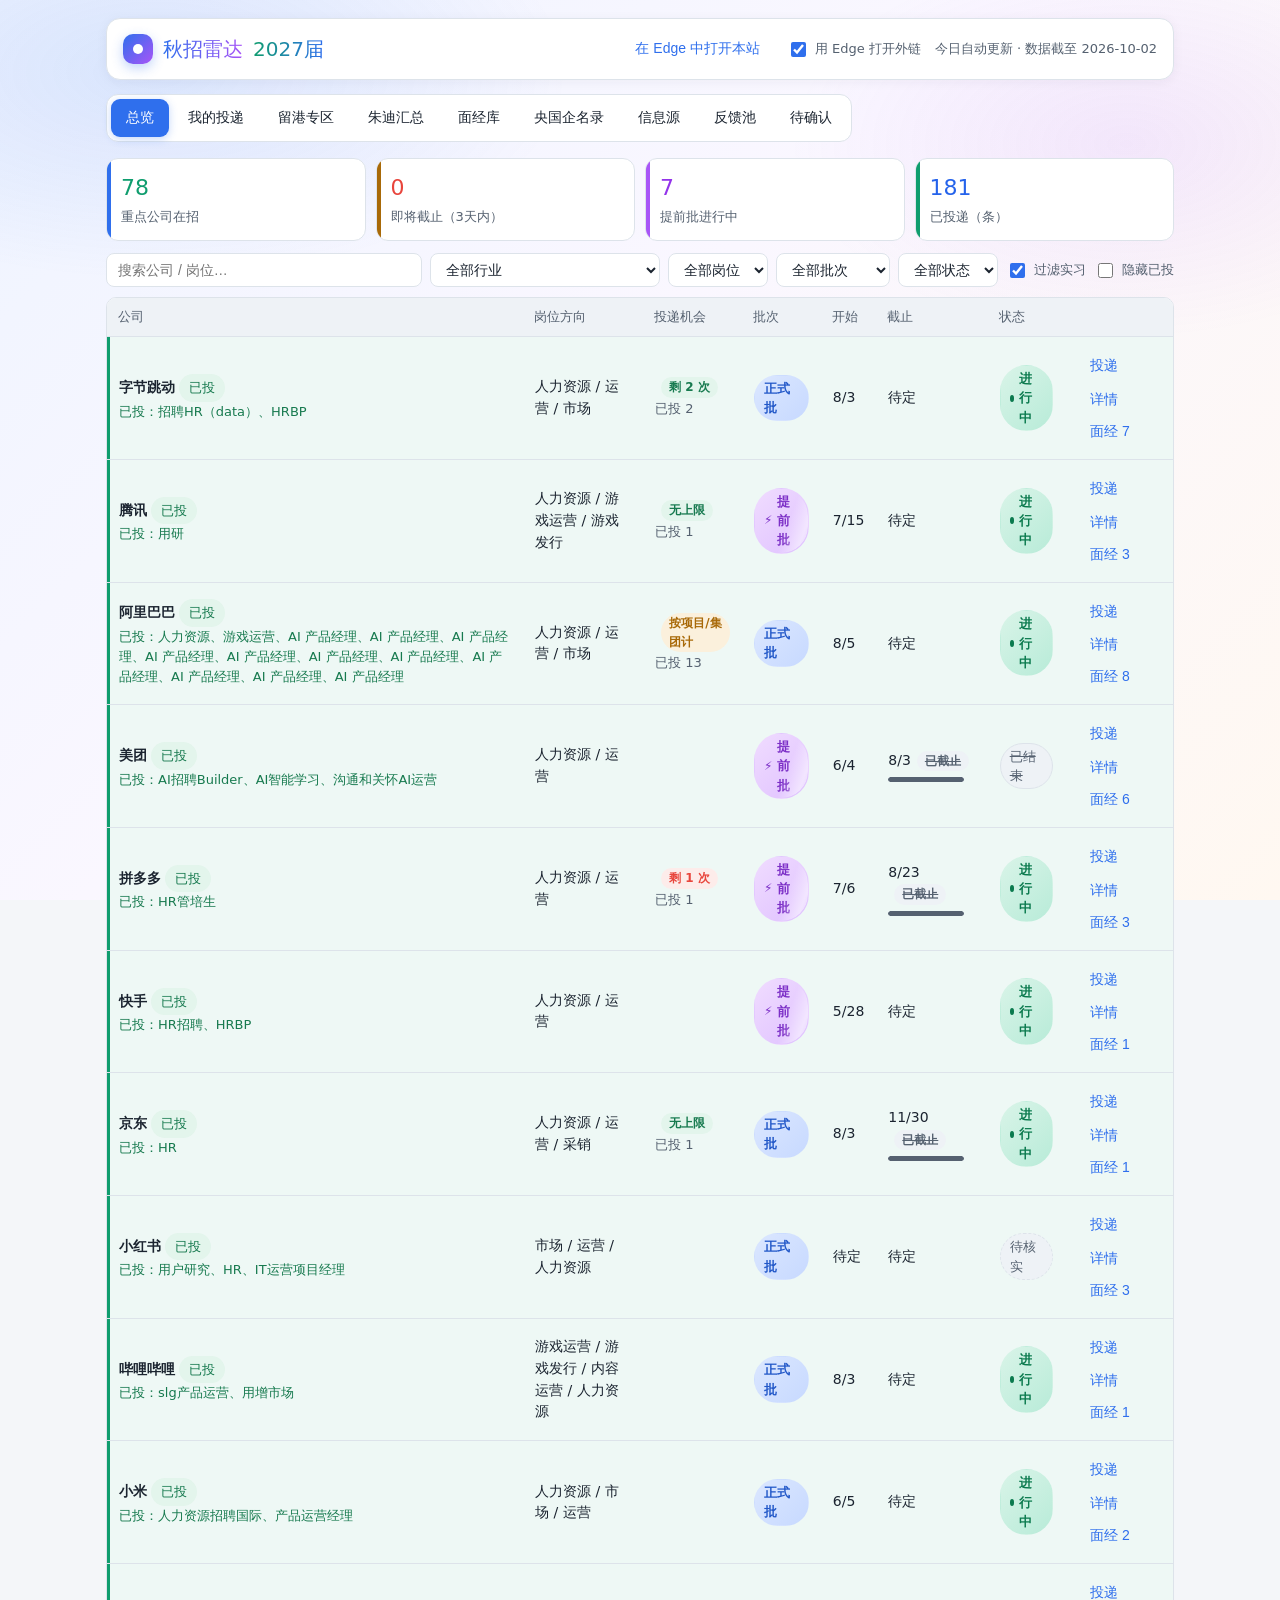
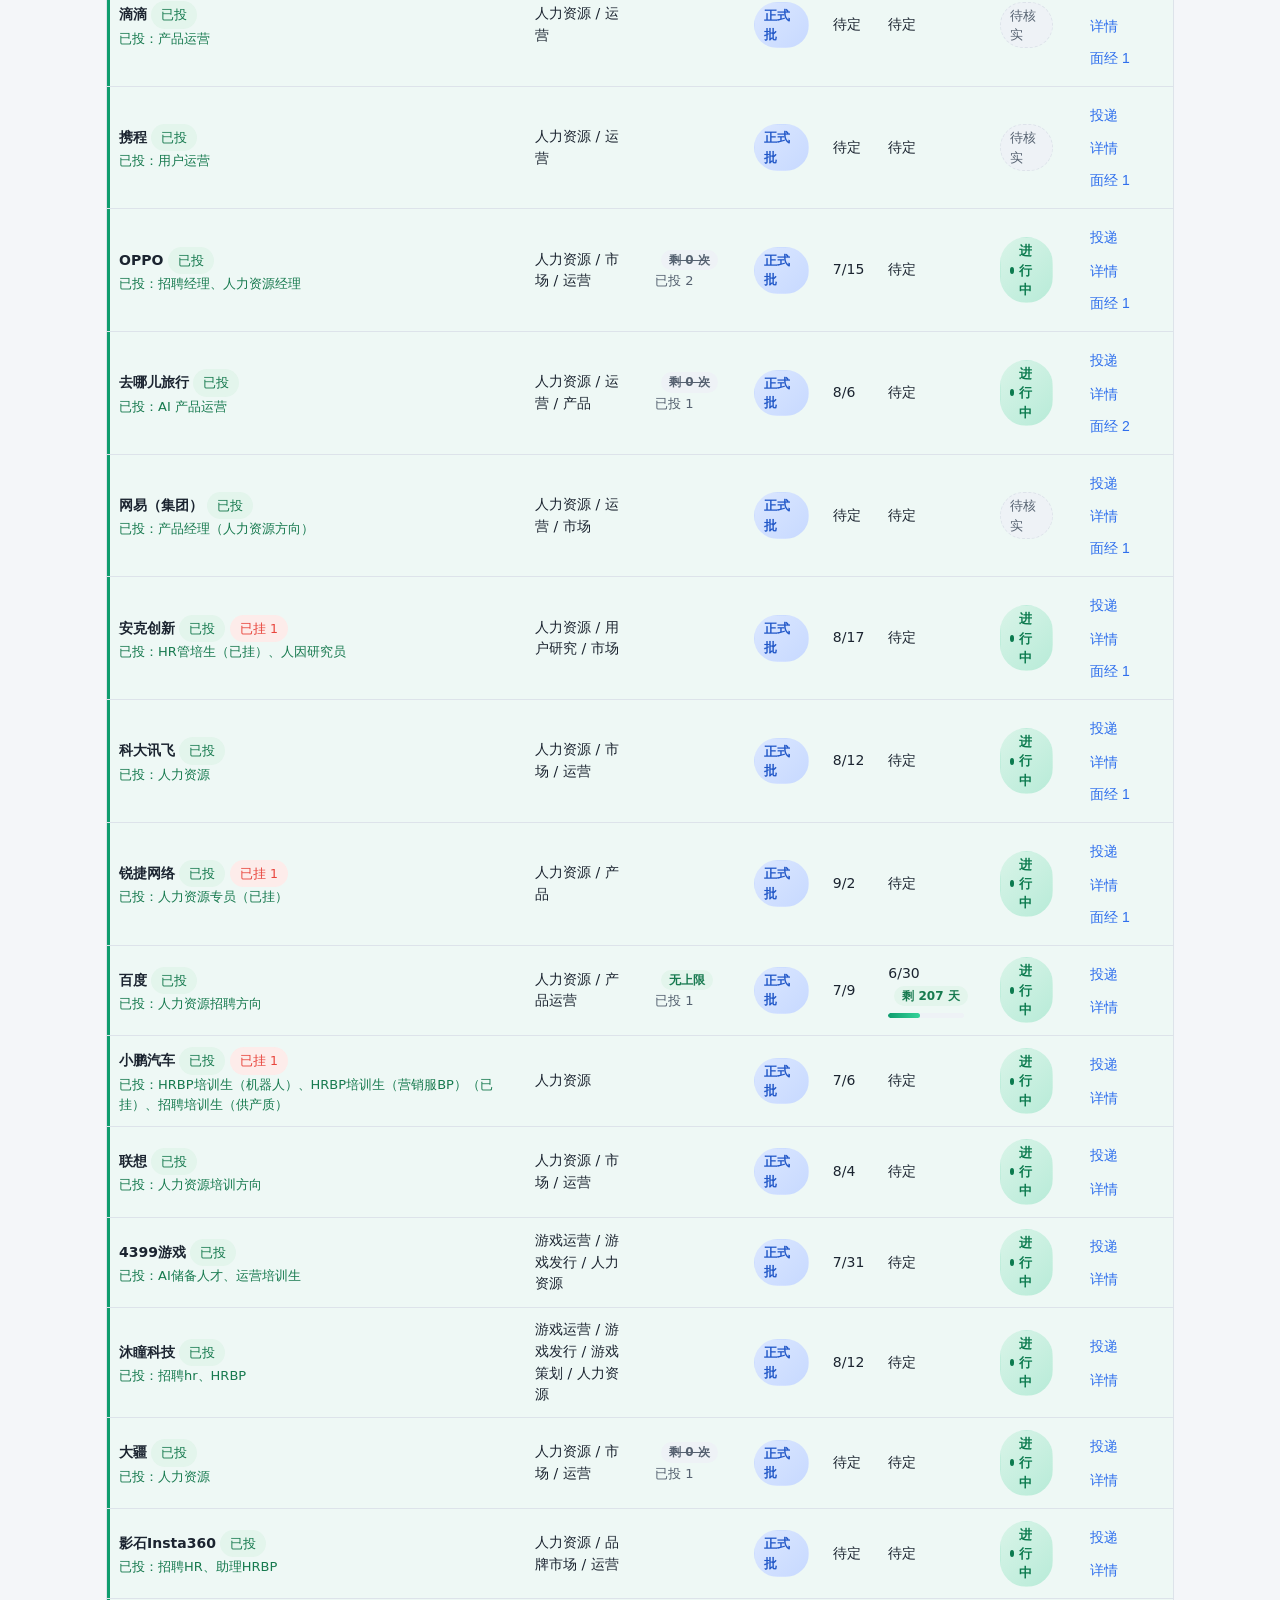
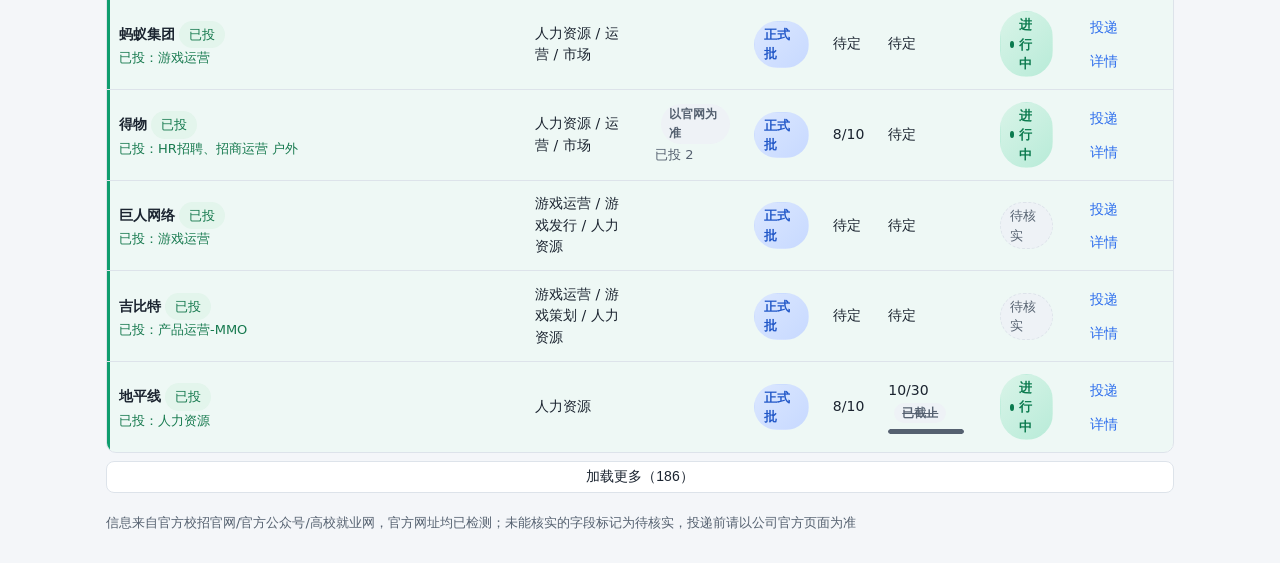
<file: index.html>
﻿<!doctype html>
<html lang="zh-CN">
<head>
  <meta charset="utf-8">
  <meta name="viewport" content="width=device-width, initial-scale=1">
  <title>秋招雷达 · 2027届</title>
  <link rel="stylesheet" href="css/style.css">
</head>
<body>
  <div class="wrap">
    <header class="top">
      <div class="brand">
        <span class="logo" aria-hidden="true"></span>
        <span class="brand-text">秋招雷达</span>
        <span class="brand-year">2027届</span>
      </div>
      <div class="head-right">
        <button class="btn btn-ghost" type="button" id="open-in-edge">在 Edge 中打开本站</button>
        <label class="check"><input type="checkbox" id="edge-open" checked> 用 Edge 打开外链</label>
        <div class="date muted text-small">今日自动更新 · 数据截至 <span id="data-date"></span></div>
      </div>
    </header>

    <nav class="tabs" aria-label="页面切换">
      <button class="tab" type="button" data-view-btn="overview" aria-selected="true">总览</button>
      <button class="tab" type="button" data-view-btn="applications" aria-selected="false">我的投递</button>
      <a class="tab" href="hk.html?v=1010" style="text-decoration:none">留港专区</a>
      <button class="tab" type="button" data-view-btn="zhudi" aria-selected="false">朱迪汇总</button>
      <button class="tab" type="button" data-view-btn="interviews" aria-selected="false">面经库</button>
      <button class="tab" type="button" data-view-btn="guoqi" aria-selected="false">央国企名录</button>
      <button class="tab" type="button" data-view-btn="sources" aria-selected="false">信息源</button>
      <button class="tab" type="button" data-view-btn="feedback" aria-selected="false">反馈池</button>
      <button class="tab" type="button" data-view-btn="review" aria-selected="false">待确认</button>
    </nav>

    <section class="view active" data-view="overview">
      <div id="overview-alert" class="alert-banner" hidden></div>
      <div class="stats">
        <div class="stat" role="button" tabindex="0" data-quick="active" aria-pressed="false"><b id="stat-active">0</b><span>重点公司在招</span></div>
        <div class="stat" role="button" tabindex="0" data-quick="expiring" aria-pressed="false"><b id="stat-expiring">0</b><span>即将截止（3天内）</span></div>
        <div class="stat" role="button" tabindex="0" data-quick="early" aria-pressed="false"><b id="stat-early">0</b><span>提前批进行中</span></div>
        <div class="stat" role="button" tabindex="0" data-quick="applied" aria-pressed="false"><b id="stat-applied">0</b><span>已投递（条）</span></div>
      </div>

      <div class="filters">
        <input class="input" id="search" type="search" placeholder="搜索公司 / 岗位…" aria-label="搜索公司或岗位">
        <select class="select" id="filter-industry" aria-label="按行业筛选"></select>
        <select class="select" id="filter-position" aria-label="按岗位方向筛选"></select>
        <select class="select" id="filter-batch" aria-label="按批次筛选">
          <option value="">全部批次</option>
          <option>提前批</option>
          <option>正式批</option>
          <option>补录</option>
        </select>
        <select class="select" id="filter-status" aria-label="按状态筛选"></select>
        <label class="check"><input type="checkbox" id="overview-no-intern" checked> 过滤实习</label>
        <label class="check"><input type="checkbox" id="overview-hide-applied"> 隐藏已投</label>
      </div>

      <div class="table-wrap">
        <table class="table">
          <caption class="sr-only">秋招重点公司列表</caption>
          <thead>
            <tr>
              <th>公司</th>
              <th>岗位方向</th>
              <th class="hide-sm">投递机会</th>
              <th>批次</th>
              <th class="hide-sm">开始</th>
              <th class="hide-sm">截止</th>
              <th>状态</th>
              <th></th>
            </tr>
          </thead>
          <tbody id="company-rows"></tbody>
        </table>
      </div>
      <div id="overview-more" class="overview-more"></div>

      <div id="detail" class="panel" hidden></div>
    </section>

    <section class="view" data-view="applications">
      <div class="text-small muted" style="margin-bottom:10px">数据来源：秋招简历投递.xlsx · 你在表格里更新后告诉我，我会同步到这里</div>
      <div class="app-toolbar">
        <div class="seg" role="group" aria-label="投递视图切换">
          <button class="seg-btn" type="button" data-app-view="kanban" aria-selected="true">看板</button>
          <button class="seg-btn" type="button" data-app-view="table" aria-selected="false">表格</button>
          <button class="seg-btn" type="button" data-app-view="timeline" aria-selected="false">时间线</button>
        </div>
        <div class="text-small muted" id="app-summary"></div>
        <button class="btn btn-ghost" type="button" id="reset-progress" title="清除浏览器里手动改过的阶段，恢复为 Excel 最新状态">重置为表格状态</button>
      </div>
      <div class="app-stage-bar" id="app-stage-bar" role="group" aria-label="投递阶段快捷筛选"></div>
      <div class="kanban" id="application-cols"></div>
      <div id="application-table" class="table-wrap" hidden>
        <table class="table">
          <caption class="sr-only">投递记录表格</caption>
          <thead>
            <tr>
              <th>公司</th>
              <th>岗位</th>
              <th>面经</th>
              <th class="hide-sm">官网进度</th>
              <th class="hide-sm">投递时间</th>
              <th>阶段</th>
              <th class="hide-sm">更新时间</th>
            </tr>
          </thead>
          <tbody id="application-table-rows"></tbody>
        </table>
      </div>
      <div id="application-timeline" class="timeline-wrap" hidden></div>
    </section>

    <section class="view" data-view="zhudi">
      <div class="text-small muted" style="margin-bottom:10px">朱迪学姐汇总表（第三方整理 · 线索层）· 数据截至 <span id="zhudi-date"></span> · 投递前请以官方公告为准</div>
      <div class="app-toolbar">
        <div class="seg" role="group" aria-label="朱迪表视图">
          <button class="seg-btn" type="button" data-zhudi-view="rows" aria-selected="true">岗位汇总</button>
          <button class="seg-btn" type="button" data-zhudi-view="codes" aria-selected="false">内推码</button>
        </div>
        <div class="text-small muted" id="zhudi-summary"></div>
      </div>
      <div class="filters">
        <input class="input" id="zhudi-search" type="search" placeholder="搜索公司 / 岗位 / 内推码公司…" aria-label="搜索朱迪汇总表">
        <select class="select" id="zhudi-industry" aria-label="按行业筛选"></select>
        <select class="select" id="zhudi-batch" aria-label="按批次筛选"></select>
        <label class="check"><input type="checkbox" id="zhudi-no-intern" checked> 过滤实习</label>
      </div>
      <div id="zhudi-list"></div>
      <div id="zhudi-codes" hidden></div>
    </section>

    <section class="view" data-view="interviews">
      <div class="text-small muted" style="margin-bottom:10px">面经与咨询：只存链接+摘要；小红书/知乎需登录时可在 App 内搜索标题 · 通用问题为初版，朱迪表导出后可替换</div>
      <div class="app-toolbar">
        <div class="seg" role="group" aria-label="面经视图">
          <button class="seg-btn" type="button" data-interview-view="items" aria-selected="true">企业面经</button>
          <button class="seg-btn" type="button" data-interview-view="general" aria-selected="false">通用问题</button>
          <button class="seg-btn" type="button" data-interview-view="ai" aria-selected="false">AI 建议</button>
        </div>
        <div class="text-small muted" id="interview-summary"></div>
      </div>
      <div class="filters">
        <input class="input" id="interview-search" type="search" placeholder="搜索公司 / 标题 / 平台…" aria-label="搜索面经库">
        <select class="select" id="interview-platform" aria-label="按平台筛选"></select>
        <select class="select" id="interview-category" aria-label="按类型筛选"></select>
      </div>
      <div id="interview-list"></div>
      <div id="interview-general" hidden></div>
    </section>

    <section class="view" data-view="guoqi">
      <div class="text-small muted" style="margin-bottom:10px">央国企&事业单位名录（朱迪表导出）· 点击进入官网/招聘页</div>
      <div class="filters">
        <input class="input" id="guoqi-search" type="search" placeholder="搜索单位名称…" aria-label="搜索央国企名录">
      </div>
      <div id="guoqi-list"></div>
    </section>

    <section class="view" data-view="sources">
      <div class="text-small muted" style="margin-bottom:10px">线索/经验层：帮你发现机会和准备面试，不代表官方数据；是否开秋招、截止时间一律以官方页面为准</div>
      <div id="sources-list"></div>
    </section>

    <section class="view" data-view="feedback">
      <div class="text-small muted" style="margin-bottom:10px">只存链接和摘要，不搬原文；小红书/知乎链接可能需要登录，打不开时可在 App 内搜索标题</div>
      <ul class="feedback-list" id="feedback-list"></ul>
    </section>

    <section class="view" data-view="review">
      <div id="review-list"></div>
    </section>

    <footer class="foot muted text-small">
      <span id="source-note"></span>
    </footer>
  </div>

  <div id="iv-modal" class="modal" hidden>
    <div class="modal-backdrop" data-iv-close></div>
    <div class="modal-card" role="dialog" aria-modal="true" aria-labelledby="iv-modal-title">
      <div class="modal-head">
        <b id="iv-modal-title"></b>
        <button class="btn btn-ghost" type="button" id="iv-modal-close">关闭</button>
      </div>
      <div id="iv-modal-list" class="modal-body"></div>
    </div>
  </div>

  <div id="toast" class="toast" role="status" hidden></div>

  <script src="data/companies.js"></script>
  <script src="data/apply_rules.js"></script>
  <script src="data/applications.js"></script>
  <script src="data/sources.js"></script>
  <script src="data/zhudi.js"></script>
  <script src="data/interviews.js"></script>
  <script src="data/guoqi.js"></script>
  <script src="data/ai_tips.js"></script>
  <script src="data/schedule.js"></script>
  <script src="js/app.js"></script>
</body>
</html>
</file>
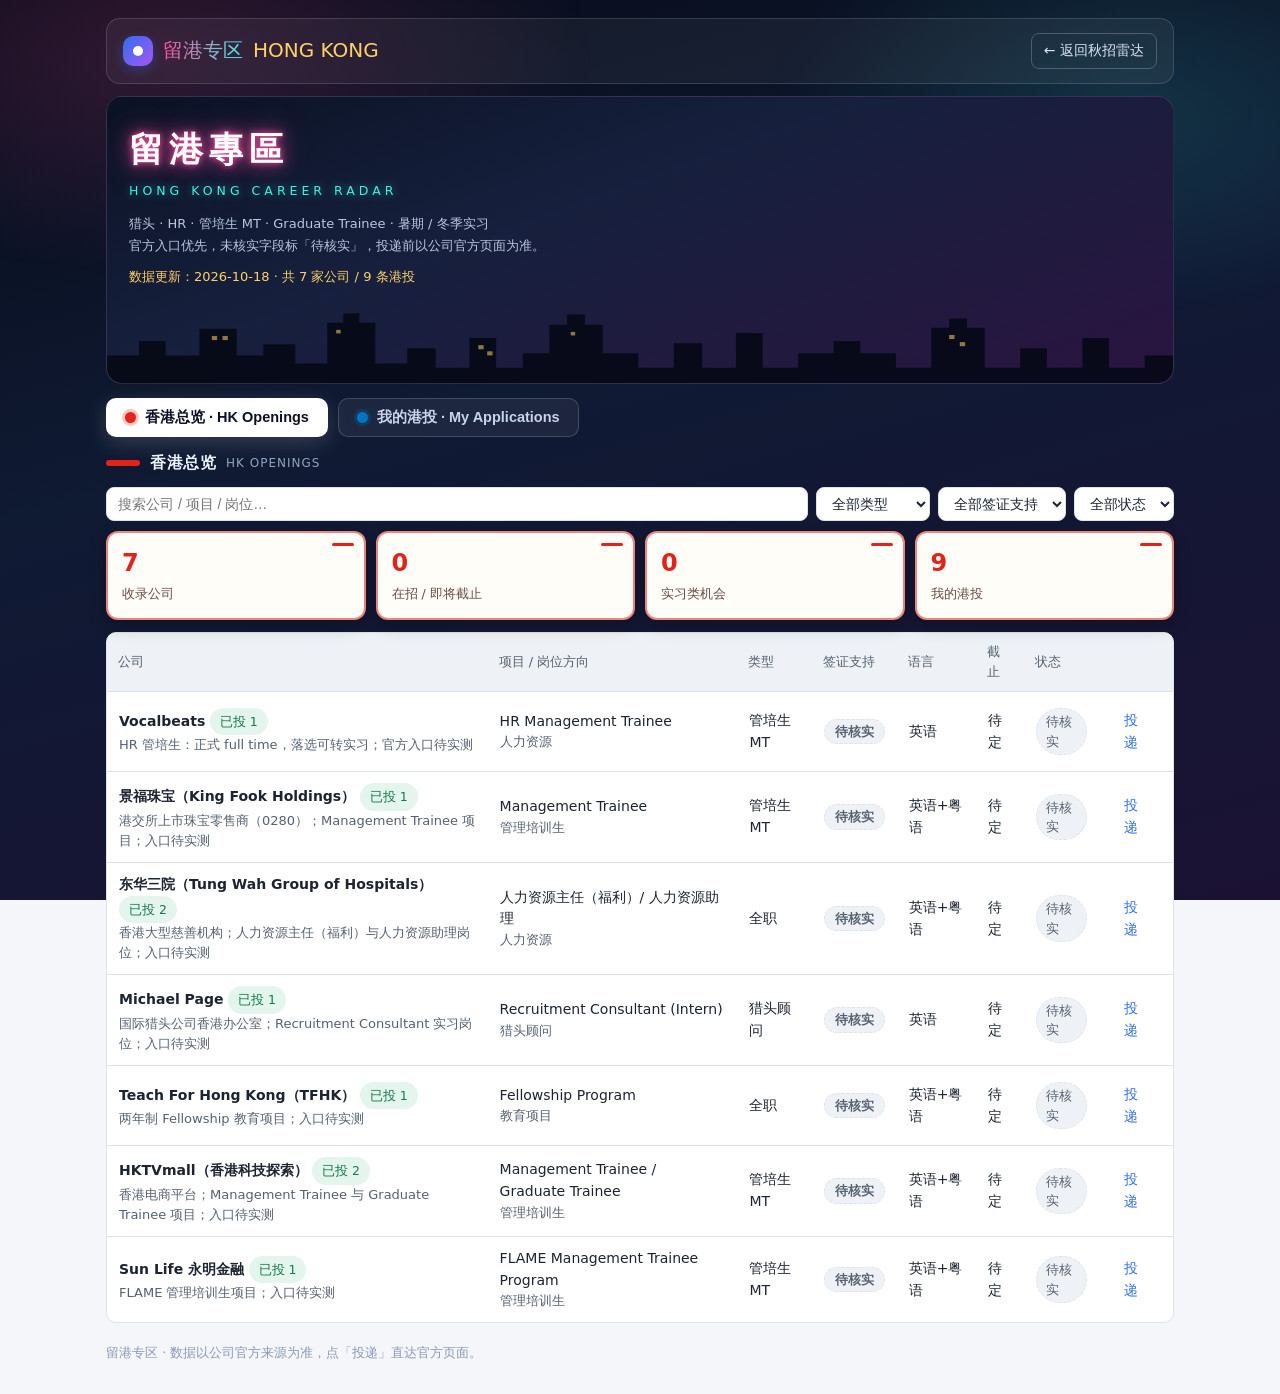
<file: hk.html>
<!doctype html>
<html lang="zh-CN">
<head>
<meta charset="utf-8">
<meta name="viewport" content="width=device-width, initial-scale=1">
<title>秋招雷达 · 留港专区</title>
<link rel="stylesheet" href="css/style.css">
<style>
  :root { --neon-pink:#ff4fa3; --neon-cyan:#3ff0e0; --neon-amber:#ffd166; --mtr-red:#e2231a; --mtr-blue:#0075c2; --mtr-green:#00a040; --mtr-purple:#a05eb5; --mtr-orange:#f7941d; }
  body::before { background: linear-gradient(165deg, #070b18 0%, #0f1a33 42%, #1b1233 100%); }
  body::after {
    background:
      radial-gradient(680px 340px at 12% 6%, rgba(255,79,163,0.16), transparent 65%),
      radial-gradient(560px 320px at 88% 12%, rgba(63,240,224,0.13), transparent 65%),
      radial-gradient(820px 420px at 50% 108%, rgba(255,209,102,0.10), transparent 70%);
  }
  .hk-top { background: rgba(255,255,255,0.05); border-color: rgba(255,255,255,0.14); box-shadow: none; }
  .hk-top .brand-text { background: linear-gradient(90deg, var(--neon-pink), var(--neon-cyan)); -webkit-background-clip: text; background-clip: text; color: transparent; }
  .hk-top .brand-year { background: none; color: var(--neon-amber); -webkit-text-fill-color: currentColor; }
  .hk-top .btn-ghost { color: #dbe4f5; border-color: rgba(255,255,255,0.22); }
  .hk-hero { position: relative; overflow: hidden; border-radius: 16px; margin: 12px 0 14px; padding: 26px 22px 96px; background: linear-gradient(160deg, #0b1224 0%, #16203d 40%, #2a1440 100%); border: 1px solid rgba(255,255,255,0.10); }
  .hk-neon { font-size: 34px; font-weight: 800; letter-spacing: 6px; color: #fff; text-shadow: 0 0 6px rgba(255,79,163,0.95), 0 0 18px rgba(255,79,163,0.65), 0 0 34px rgba(255,79,163,0.40); animation: hk-flicker 4.5s ease-in-out infinite; }
  .hk-neon-en { margin-top: 6px; font-size: 12.5px; letter-spacing: 4px; color: var(--neon-cyan); text-shadow: 0 0 10px rgba(63,240,224,0.55); }
  .hk-hero-sub { margin-top: 12px; max-width: 620px; color: #b9c6e0; font-size: 13px; line-height: 1.7; }
  .hk-hero-meta { margin-top: 10px; font-size: 13px; color: var(--neon-amber); }
  .hk-skyline { position: absolute; left: 0; right: 0; bottom: 0; width: 100%; height: 92px; }
  .hk-window { fill: rgba(255,209,102,0.55); }
  @keyframes hk-flicker { 0%,100% { opacity: 1; } 46% { opacity: 1; } 48% { opacity: 0.72; } 50% { opacity: 1; } 62% { opacity: 0.86; } 64% { opacity: 1; } }
  .mtr-tabs { display: flex; flex-wrap: wrap; gap: 10px; margin-bottom: 14px; }
  .mtr-tab { display: inline-flex; align-items: center; gap: 9px; border: 1px solid rgba(255,255,255,0.16); background: rgba(255,255,255,0.06); color: #c8d4ea; border-radius: 10px; padding: 9px 18px; font-size: 14.5px; font-weight: 600; cursor: pointer; transition: transform .15s ease, box-shadow .15s ease; }
  .mtr-tab:hover { transform: translateY(-1px); }
  .mtr-tab .mtr-dot { width: 11px; height: 11px; border-radius: 50%; background: var(--c, #fff); box-shadow: 0 0 0 3px color-mix(in srgb, var(--c, #fff) 25%, transparent); }
  .mtr-tab.active { background: #ffffff; color: #0b1224; border-color: transparent; box-shadow: 0 6px 22px rgba(255,255,255,0.16); }
  .hk-view { display: none; }
  .hk-view.active { display: block; }
  .mtr-line { display: flex; align-items: center; gap: 10px; margin: 4px 0 12px; }
  .mtr-line .bar { width: 34px; height: 6px; border-radius: 3px; background: var(--c, var(--mtr-red)); }
  .mtr-line .name { font-size: 15.5px; font-weight: 700; color: #eaf1ff; letter-spacing: .5px; }
  .mtr-line .en { font-size: 12px; color: #93a3bf; letter-spacing: 1px; }
  .hk-stats { display: grid; grid-template-columns: repeat(auto-fit, minmax(150px, 1fr)); gap: 10px; margin-bottom: 12px; }
  .hk-stat { position: relative; background: #fffdf7; border: 2px solid rgba(226,35,26,0.55); border-radius: 12px; padding: 12px 14px; box-shadow: 0 6px 18px rgba(0,0,0,0.22); }
  .hk-stat::after { content: ""; position: absolute; right: 10px; top: 10px; width: 22px; height: 3px; background: var(--mtr-red); border-radius: 2px; }
  .hk-stat b { display: block; font-size: 24px; font-weight: 800; color: var(--mtr-red); letter-spacing: 1px; }
  .hk-stat span { color: #6b4a45; font-size: 12.5px; }
  .visa-badge { display: inline-flex; align-items: center; gap: 5px; border-radius: 999px; padding: 2px 10px; font-size: 12.5px; font-weight: 600; border: 1px solid transparent; white-space: nowrap; }
  .visa-赞助 { background: #e2f7f0; color: #0f9d6e; }
  .visa-IANG友好 { background: #e8efff; color: #2157c8; }
  .visa-需自带工作权 { background: #fbf0dc; color: #a86908; }
  .visa-待核实 { background: #eef2f6; color: #556170; border-color: #dde3ea; border-style: dashed; }
  .seg { background: rgba(255,255,255,0.08); border-color: rgba(255,255,255,0.18); }
  .seg-btn { color: rgba(255,255,255,0.75); }
  .seg-btn[aria-selected="true"] { background: #fff; color: #0b1224; box-shadow: 0 2px 8px rgba(0,0,0,0.25); }
  .app-toolbar .text-small.muted { color: #a9b7d2; }
  #hk-app-cols .kanban-col { border-top: 3px solid var(--mtr-blue); }
  #hk-app-cols .kanban-col:nth-child(2) { border-top-color: var(--mtr-orange); }
  #hk-app-cols .kanban-col:nth-child(3) { border-top-color: var(--mtr-purple); }
  #hk-app-cols .kanban-col:nth-child(4) { border-top-color: var(--mtr-green); }
  #hk-app-cols .kanban-col:nth-child(5) { border-top-color: var(--mtr-red); }
  .kanban-card:has(.stage-badge-已挂) { background: repeating-linear-gradient(135deg, rgba(226,35,26,0.07) 0 8px, rgba(255,255,255,0.5) 8px 16px, rgba(0,117,194,0.07) 16px 24px); }
  .foot.muted { color: #8b9ab6; }
  @media (prefers-reduced-motion: reduce) { .hk-neon { animation: none; } .mtr-tab { transition: none; } }
  @media (max-width: 640px) { .hk-neon { font-size: 26px; letter-spacing: 3px; } .hk-hero { padding-bottom: 78px; } }
</style>
</head>
<body>
<div class="wrap">
  <header class="top hk-top">
    <div class="brand"><span class="logo" aria-hidden="true"></span><span class="brand-text">留港专区</span><span class="brand-year">HONG KONG</span></div>
    <div class="head-right"><a class="btn btn-ghost" href="index.html">← 返回秋招雷达</a></div>
  </header>

  <section class="hk-hero">
    <div class="hk-neon">留港專區</div>
    <div class="hk-neon-en">HONG KONG CAREER RADAR</div>
    <div class="hk-hero-sub">猎头 · HR · 管培生 MT · Graduate Trainee · 暑期 / 冬季实习<br>官方入口优先，未核实字段标「待核实」，投递前以公司官方页面为准。</div>
    <div class="hk-hero-meta" id="hk-updated"></div>
    <svg class="hk-skyline" viewBox="0 0 1200 180" preserveAspectRatio="none" aria-hidden="true">
      <path d="M0,180 L0,126 L36,126 L36,98 L66,98 L66,126 L104,126 L104,74 L146,74 L146,126 L176,126 L176,104 L212,104 L212,142 L248,142 L248,62 L266,62 L266,44 L284,44 L284,62 L302,62 L302,142 L338,142 L338,112 L370,112 L370,150 L408,150 L408,92 L438,92 L438,150 L468,150 L468,122 L498,122 L498,66 L518,66 L518,46 L538,46 L538,66 L558,66 L558,122 L598,122 L598,150 L638,150 L638,102 L670,102 L670,150 L708,150 L708,82 L738,82 L738,150 L778,150 L778,122 L818,122 L818,98 L848,98 L848,122 L888,122 L888,150 L928,150 L928,72 L948,72 L948,54 L968,54 L968,72 L988,72 L988,150 L1028,150 L1028,112 L1058,112 L1058,150 L1098,150 L1098,92 L1128,92 L1128,150 L1168,150 L1168,126 L1200,126 L1200,180 Z" fill="rgba(5,9,20,0.88)"/>
      <rect class="hk-window" x="118" y="88" width="6" height="8"/><rect class="hk-window" x="130" y="88" width="6" height="8"/>
      <rect class="hk-window" x="418" y="106" width="6" height="8"/><rect class="hk-window" x="428" y="118" width="6" height="8"/>
      <rect class="hk-window" x="948" y="86" width="6" height="8"/><rect class="hk-window" x="960" y="100" width="6" height="8"/>
      <rect class="hk-window" x="258" y="76" width="5" height="7"/><rect class="hk-window" x="522" y="80" width="5" height="7"/>
    </svg>
  </section>

  <div class="mtr-tabs" role="tablist">
    <button class="mtr-tab active" type="button" data-hk-view="companies" style="--c:var(--mtr-red)"><span class="mtr-dot"></span>香港总览 · HK Openings</button>
    <button class="mtr-tab" type="button" data-hk-view="apps" style="--c:var(--mtr-blue)"><span class="mtr-dot"></span>我的港投 · My Applications</button>
  </div>

  <section class="hk-view active" data-hk-panel="companies">
    <div class="mtr-line" style="--c:var(--mtr-red)"><span class="bar"></span><span class="name">香港总览</span><span class="en">HK OPENINGS</span></div>
    <div class="filters">
      <input class="input" id="hk-search" type="search" placeholder="搜索公司 / 项目 / 岗位…">
      <select class="select" id="hk-jobtype"></select>
      <select class="select" id="hk-visa"></select>
      <select class="select" id="hk-status"></select>
    </div>
    <div class="hk-stats" id="hk-stats"></div>
    <div class="table-wrap">
      <table class="table">
        <thead><tr><th>公司</th><th>项目 / 岗位方向</th><th>类型</th><th>签证支持</th><th class="hide-sm">语言</th><th class="hide-sm">截止</th><th>状态</th><th></th></tr></thead>
        <tbody id="hk-rows"></tbody>
      </table>
    </div>
  </section>

  <section class="hk-view" data-hk-panel="apps">
    <div class="mtr-line" style="--c:var(--mtr-blue)"><span class="bar"></span><span class="name">我的港投</span><span class="en">MY APPLICATIONS</span></div>
    <div class="app-toolbar">
      <div class="seg" role="group">
        <button class="seg-btn" type="button" data-hk-app-view="kanban" aria-selected="true">看板</button>
        <button class="seg-btn" type="button" data-hk-app-view="table" aria-selected="false">表格</button>
        <button class="seg-btn" type="button" data-hk-app-view="timeline" aria-selected="false">时间线</button>
      </div>
      <div class="text-small muted" id="hk-app-summary"></div>
    </div>
    <div class="kanban" id="hk-app-cols"></div>
    <div class="table-wrap" id="hk-app-table" hidden>
      <table class="table">
        <thead><tr><th>公司</th><th>岗位</th><th>类型</th><th class="hide-sm">投递时间</th><th>阶段</th><th class="hide-sm">备注</th></tr></thead>
        <tbody id="hk-app-rows"></tbody>
      </table>
    </div>
    <div class="timeline-wrap" id="hk-timeline" hidden></div>
  </section>

  <footer class="foot muted text-small">留港专区 · 数据以公司官方来源为准，点「投递」直达官方页面。</footer>
</div>

<script src="data/hk_companies.js?v=1018"></script>
<script src="data/hk_applications.js?v=1018"></script>
<script src="data/hk_schedule.js?v=1018"></script>
<script>
(function () {
  "use strict";
  var DATA = window.QIUZHAO_HK_DATA || { companies: [] };
  var APPS = window.QIUZHAO_HK_APPLICATIONS || [];
  var SCHEDULE = window.QIUZHAO_HK_SCHEDULE || { events: [] };
  var COMPANIES = DATA.companies || [];
  var STAGES = ["已投递", "笔试", "面试", "Offer", "已挂"];
  var JOB_TYPES = ["全职", "管培生MT", "毕业培训生", "暑期实习", "冬季实习", "普通实习", "猎头顾问"];
  var VISAS = ["赞助", "IANG友好", "需自带工作权", "待核实"];
  var STATUSES = ["进行中", "即将截止", "即将开启", "未开始", "已结束", "待核实"];
  function $(s) { return document.querySelector(s); }
  function esc(s) { return String(s == null ? "" : s).replace(/&/g, "&amp;").replace(/</g, "&lt;").replace(/>/g, "&gt;").replace(/"/g, "&quot;"); }
  function isUrl(u) { return typeof u === "string" && /^https?:/i.test(u); }
  function daysUntil(s) { if (!s) return null; var t = new Date(s + "T00:00:00"); var n = new Date(); n.setHours(0, 0, 0, 0); return Math.round((t - n) / 86400000); }
  function fmtDate(s) { if (!s) return "待定"; var p = String(s).split("-"); return p.length === 3 ? parseInt(p[1], 10) + "/" + parseInt(p[2], 10) : s; }
  function weekdayCn(s) { var d = new Date(s + "T00:00:00"); return ["周日", "周一", "周二", "周三", "周四", "周五", "周六"][d.getDay()] || ""; }
  function stageOf(a) { return a.stage || "已投递"; }
  function appsOf(id) { return APPS.filter(function (a) { return a.companyId === id; }); }
  function stageBadge(st) { return '<span class="stage-badge stage-badge-' + esc(st) + '">' + esc(st) + "</span>"; }
  function visaBadge(v) { var t = v || "待核实"; return '<span class="visa-badge visa-' + esc(t) + '">' + esc(t) + "</span>"; }
  function statusBadge(st) {
    var cls = { "进行中": "badge-live", "即将截止": "badge-urgent", "即将开启": "badge-soon", "未开始": "badge-wait", "已结束": "badge-done", "待核实": "badge-muted badge-dashed" }[st] || "badge-muted";
    return '<span class="badge ' + cls + '">' + esc(st) + "</span>";
  }
  function fillSelect(sel, list, allLabel) {
    if (!sel) return;
    sel.innerHTML = '<option value="">' + allLabel + "</option>" + list.map(function (v) { return "<option>" + esc(v) + "</option>"; }).join("");
  }
  function renderStats() {
    var el = $("#hk-stats");
    if (!el) return;
    var active = COMPANIES.filter(function (c) { return c.status === "进行中" || c.status === "即将截止"; }).length;
    var intern = COMPANIES.filter(function (c) { return String(c.jobType || "").indexOf("实习") > -1; }).length;
    el.innerHTML =
      '<div class="hk-stat"><b>' + COMPANIES.length + '</b><span>收录公司</span></div>' +
      '<div class="hk-stat"><b>' + active + '</b><span>在招 / 即将截止</span></div>' +
      '<div class="hk-stat"><b>' + intern + '</b><span>实习类机会</span></div>' +
      '<div class="hk-stat"><b>' + APPS.length + '</b><span>我的港投</span></div>';
  }
  function hit(c, q, jt, visa, st) {
    if (q) { var s = [c.name, c.batch, c.positions, c.industry, c.note].join(" ").toLowerCase(); if (s.indexOf(q) === -1) return false; }
    if (jt && c.jobType !== jt) return false;
    if (visa && (c.visa || "待核实") !== visa) return false;
    if (st && c.status !== st) return false;
    return true;
  }
  function renderOverview() {
    var tbody = $("#hk-rows");
    if (!tbody) return;
    var q = ($("#hk-search") && $("#hk-search").value || "").trim().toLowerCase();
    var jt = $("#hk-jobtype") ? $("#hk-jobtype").value : "";
    var visa = $("#hk-visa") ? $("#hk-visa").value : "";
    var st = $("#hk-status") ? $("#hk-status").value : "";
    var list = COMPANIES.filter(function (c) { return hit(c, q, jt, visa, st); });
    if (!list.length) {
      tbody.innerHTML = '<tr><td colspan="8" class="empty-cell">' + (COMPANIES.length ? "冇符合条件嘅公司，换个筛选试下" : "仲未有香港公司数据 —— 把公司/岗位发我，我核验官方入口后写进来") + "</td></tr>";
    } else {
      tbody.innerHTML = list.map(function (c) {
        var apps = appsOf(c.id);
        var links = (isUrl(c.applyUrl) ? '<a class="btn btn-ghost" href="' + esc(c.applyUrl) + '" target="_blank" rel="noopener">投递</a>' : "") +
          (isUrl(c.careerUrl) && c.careerUrl !== c.applyUrl ? '<a class="btn btn-ghost" href="' + esc(c.careerUrl) + '" target="_blank" rel="noopener">官网</a>' : "");
        var d = daysUntil(c.endDate);
        var deadline = fmtDate(c.endDate) + (d !== null ? (d < 0 ? ' <span class="chip chip-done">已截止</span>' : (d <= 7 ? ' <span class="chip chip-urgent">剩 ' + d + ' 天</span>' : "")) : "");
        return "<tr>" +
          "<td><b>" + esc(c.name) + "</b>" + (apps.length ? ' <span class="badge badge-ok">已投 ' + apps.length + "</span>" : "") + (c.note ? '<div class="text-small muted">' + esc(c.note) + "</div>" : "") + "</td>" +
          "<td>" + esc(c.batch || "") + (c.positions && c.positions.length ? '<div class="text-small muted">' + esc(c.positions.join(" / ")) + "</div>" : "") + "</td>" +
          "<td>" + esc(c.jobType || "待核实") + "</td>" +
          "<td>" + visaBadge(c.visa) + "</td>" +
          '<td class="hide-sm">' + esc(c.languages || "待核实") + "</td>" +
          '<td class="hide-sm">' + deadline + "</td>" +
          "<td>" + statusBadge(c.status || "待核实") + "</td>" +
          "<td>" + links + "</td>" +
          "</tr>";
      }).join("");
    }
    renderStats();
  }
  function renderApps() {
    var cols = $("#hk-app-cols"), rows = $("#hk-app-rows"), summary = $("#hk-app-summary");
    var groups = {};
    STAGES.forEach(function (s) { groups[s] = []; });
    APPS.forEach(function (a) { var s = stageOf(a); if (!groups[s]) groups[s] = []; groups[s].push(a); });
    if (cols) {
      cols.innerHTML = STAGES.map(function (stage) {
        var items = groups[stage] || [];
        var cards = items.map(function (a) {
          var meta = [a.jobType, a.note].filter(Boolean).join(" · ");
          return '<div class="kanban-card">' +
            '<div class="kanban-top"><span class="kanban-title">' + esc(a.companyName) + "</span>" + stageBadge(stageOf(a)) + "</div>" +
            '<div class="kanban-pos">' + esc(a.position) + "</div>" +
            '<div class="text-small muted">投递于 ' + esc(fmtDate(a.appliedAt)) + "</div>" +
            (meta ? '<div class="text-small muted">' + esc(meta) + "</div>" : "") + "</div>";
        }).join("");
        return '<div class="kanban-col"><h4 class="kanban-col-title"><span class="col-dot"></span>' + stage + ' <b class="col-count">' + items.length + "</b></h4>" + (cards || '<div class="text-small muted">暂无</div>') + "</div>";
      }).join("");
    }
    if (rows) {
      rows.innerHTML = APPS.length ? APPS.map(function (a) {
        return "<tr><td><b>" + esc(a.companyName) + "</b></td><td>" + esc(a.position) + "</td><td>" + esc(a.jobType || "—") + '</td><td class="hide-sm">' + esc(fmtDate(a.appliedAt)) + "</td><td>" + stageBadge(stageOf(a)) + '</td><td class="hide-sm text-small muted">' + esc(a.note || "") + "</td></tr>";
      }).join("") : '<tr><td colspan="6" class="empty-cell">仲未有港投记录 —— 把「香港岗位投递.xlsx」发我，我帮你整理入来</td></tr>';
    }
    if (summary) {
      var active = APPS.filter(function (a) { var s = stageOf(a); return s !== "Offer" && s !== "已挂"; }).length;
      summary.innerHTML = "共 " + APPS.length + " 条港投 · 推进中 " + active + " · Offer " + (groups["Offer"] || []).length + " · 已挂 " + (groups["已挂"] || []).length;
    }
    renderTimeline();
  }
  function renderTimeline() {
    var wrap = $("#hk-timeline");
    if (!wrap) return;
    var events = (SCHEDULE.events || []).slice().sort(function (a, b) { return (a.date + " " + (a.time || "")).localeCompare(b.date + " " + (b.time || "")); });
    if (!events.length) {
      wrap.innerHTML = '<div class="empty-box timeline-empty"><div class="timeline-empty-title">仲未有香港笔试 / 面试安排</div><div class="text-small muted">收到笔试、面试或测评通知后把时间发我，我会同步到这里</div></div>';
      return;
    }
    var now = new Date();
    function endOf(e) {
      var m = (e.time || "").match(/(\d{1,2}):(\d{2})\s*-\s*(\d{1,2}):(\d{2})/);
      var hh = m ? parseInt(m[3], 10) : 23, mm = m ? parseInt(m[4], 10) : 59;
      return new Date(e.date + "T" + String(hh).padStart(2, "0") + ":" + String(mm).padStart(2, "0") + ":00");
    }
    function st(e) {
      var s = e.status || "待参加";
      if ((s === "待参加" || s === "") && String(e.type || "").indexOf("面") > -1 && now >= endOf(e)) return "已参加";
      return s;
    }
    var groups = {};
    events.forEach(function (e) { (groups[e.date] = groups[e.date] || []).push(e); });
    wrap.innerHTML = '<div class="timeline">' + Object.keys(groups).sort().map(function (date) {
      var diff = daysUntil(date);
      var past = diff !== null && diff < 0;
      var flag = diff === 0 ? '<span class="timeline-flag flag-today">今天</span>' : diff === 1 ? '<span class="timeline-flag flag-soon">明天</span>' : (diff !== null && diff > 1 && diff <= 7 ? '<span class="timeline-flag flag-soon">' + diff + "天后</span>" : (past ? '<span class="timeline-flag flag-past">' + Math.abs(diff) + "天前</span>" : ""));
      var items = groups[date].map(function (e) {
        var s = st(e);
        var cls = (s === "已完成" || s === "已结束" || s === "已参加") ? "badge-done" : "badge-wait";
        return '<div class="timeline-item' + (past ? " is-past" : "") + '"><div class="timeline-item-head"><span class="badge badge-primary">' + esc(e.type) + "</span><b>" + esc(e.company) + "</b>" + (e.position ? '<span class="muted text-small">' + esc(e.position) + "</span>" : "") + '<span class="badge ' + cls + '">' + esc(s) + "</span></div>" + (e.time || e.location ? '<div class="timeline-item-meta">' + (e.time ? "<span>⏰ " + esc(e.time) + "</span>" : "") + (e.location ? "<span>📍 " + esc(e.location) + "</span>" : "") + "</div>" : "") + (e.note ? '<div class="text-small muted timeline-item-note">' + esc(e.note) + "</div>" : "") + "</div>";
      }).join("");
      return '<div class="timeline-group' + (past ? " is-past" : "") + '"><div class="timeline-date"><span class="timeline-day">' + parseInt(date.split("-")[2], 10) + '</span><span class="timeline-month">' + parseInt(date.split("-")[1], 10) + "月 · " + weekdayCn(date) + "</span>" + flag + '</div><div class="timeline-items">' + items + "</div></div>";
    }).join("") + "</div>";
  }
  fillSelect($("#hk-jobtype"), JOB_TYPES, "全部类型");
  fillSelect($("#hk-visa"), VISAS, "全部签证支持");
  fillSelect($("#hk-status"), STATUSES, "全部状态");
  ["#hk-search", "#hk-jobtype", "#hk-visa", "#hk-status"].forEach(function (s) {
    var el = $(s);
    if (el) { el.addEventListener("input", renderOverview); el.addEventListener("change", renderOverview); }
  });
  Array.prototype.forEach.call(document.querySelectorAll("[data-hk-view]"), function (b) {
    b.addEventListener("click", function () {
      Array.prototype.forEach.call(document.querySelectorAll("[data-hk-view]"), function (x) { x.classList.toggle("active", x === b); });
      Array.prototype.forEach.call(document.querySelectorAll("[data-hk-panel]"), function (p) { p.classList.toggle("active", p.getAttribute("data-hk-panel") === b.getAttribute("data-hk-view")); });
    });
  });
  Array.prototype.forEach.call(document.querySelectorAll("[data-hk-app-view]"), function (b) {
    b.addEventListener("click", function () {
      var v = b.getAttribute("data-hk-app-view");
      Array.prototype.forEach.call(document.querySelectorAll("[data-hk-app-view]"), function (x) { x.setAttribute("aria-selected", x === b ? "true" : "false"); });
      $("#hk-app-cols").hidden = v !== "kanban";
      $("#hk-app-table").hidden = v !== "table";
      $("#hk-timeline").hidden = v !== "timeline";
    });
  });
  $("#hk-updated").textContent = "数据更新：" + (DATA.updatedAt || "—") + " · 共 " + COMPANIES.length + " 家公司 / " + APPS.length + " 条港投";
  renderOverview();
  renderApps();
})();
</script>
</body>
</html>
</file>
<file: css/style.css>
:root {
  color-scheme: light dark;
  --bg: #f4f6f9;
  --surface: #ffffff;
  --surface2: #eef2f6;
  --border: #dde3ea;
  --text: #1b2430;
  --muted: #556170;
  --primary: #2f6fed;
  --ok: #177a4f;
  --warn: #a86908;
  --danger: #bf3a3a;
  --red: #e8453c;
  --blue: #2563eb;
  --green: #0f9d6e;
}

@media (prefers-color-scheme: dark) {
  :root {
    --bg: #0f1216;
    --surface: #181c23;
    --surface2: #222833;
    --border: #2d3540;
    --text: #e7ebf1;
    --muted: #aeb7c4;
    --primary: #6fa1ff;
    --ok: #55c793;
    --warn: #e8b04c;
    --danger: #f07b7b;
    --red: #ff8b84;
    --blue: #7aa5ff;
    --green: #5fd3a8;
  }
}

* { box-sizing: border-box; }
[hidden] { display: none !important; }

body {
  margin: 0;
  background: var(--bg);
  color: var(--text);
  font-family: system-ui, "PingFang SC", "Microsoft YaHei", sans-serif;
  font-size: 15px;
  line-height: 1.55;
}

body::before {
  content: "";
  position: fixed;
  inset: 0;
  z-index: -2;
  background: linear-gradient(135deg, #eef4ff 0%, #faf7ff 45%, #fff8f1 100%);
}

body::after {
  content: "";
  position: fixed;
  inset: 0;
  z-index: -1;
  pointer-events: none;
  background:
    radial-gradient(640px 320px at 12% 8%, rgba(47, 111, 237, 0.12), transparent 65%),
    radial-gradient(520px 300px at 88% 16%, rgba(168, 85, 247, 0.10), transparent 65%),
    radial-gradient(760px 380px at 50% 105%, rgba(20, 184, 166, 0.09), transparent 65%);
}

.wrap { max-width: 1100px; margin: 0 auto; padding: 18px 16px 30px; }

.top {
  display: flex;
  flex-wrap: wrap;
  gap: 10px 14px;
  align-items: center;
  justify-content: space-between;
  padding: 14px 16px;
  background: var(--surface);
  border: 1px solid var(--border);
  border-radius: 14px;
  box-shadow: 0 2px 12px rgba(31, 45, 61, 0.05);
}
.head-right { display: flex; flex-wrap: wrap; gap: 10px 14px; align-items: center; }
.brand {
  display: flex;
  align-items: center;
  gap: 10px;
  font-size: 20px;
  font-weight: 500;
}
.logo {
  width: 30px;
  height: 30px;
  border-radius: 10px;
  background: linear-gradient(135deg, #2f6fed, #a855f7);
  box-shadow: 0 4px 12px rgba(47, 111, 237, 0.30);
  display: inline-flex;
  align-items: center;
  justify-content: center;
}
.logo::after {
  content: "";
  width: 10px;
  height: 10px;
  border-radius: 50%;
  background: #fff;
}
.brand-text {
  background: linear-gradient(90deg, #2f6fed, #a855f7);
  -webkit-background-clip: text;
  background-clip: text;
  color: transparent;
}
.brand-year {
  background: linear-gradient(90deg, #0f9d6e, #2f6fed);
  -webkit-background-clip: text;
  background-clip: text;
  color: transparent;
}

.tabs {
  display: inline-flex;
  flex-wrap: wrap;
  gap: 4px;
  margin: 14px 0 16px;
  padding: 4px;
  background: var(--surface);
  border: 1px solid var(--border);
  border-radius: 12px;
}
.tab {
  border: none;
  background: transparent;
  color: var(--text);
  border-radius: 9px;
  padding: 8px 15px;
  font-size: 14px;
  cursor: pointer;
  transition: background 0.15s ease, color 0.15s ease, box-shadow 0.15s ease;
}
.tab[aria-selected="true"] { background: var(--primary); color: #fff; box-shadow: 0 2px 8px rgba(47, 111, 237, 0.28); }

.view { display: none; }
.view.active { display: block; }
.view.active { animation: qm-fade-up 0.28s ease both; }
#detail:not([hidden]) { animation: qm-fade-up 0.25s ease both; }

@keyframes qm-fade-up {
  from { opacity: 0; transform: translateY(6px); }
  to { opacity: 1; transform: none; }
}

.stats { display: grid; grid-template-columns: repeat(auto-fit, minmax(140px, 1fr)); gap: 10px; margin-bottom: 12px; }
.stat { position: relative; overflow: hidden; background: var(--surface); border: 1px solid var(--border); border-radius: 12px; padding: 12px 14px; cursor: pointer; user-select: none; }
.stat::before { content: ""; position: absolute; top: 0; left: 0; bottom: 0; width: 4px; background: var(--primary); }
.stat:nth-child(2)::before { background: var(--warn); }
.stat:nth-child(3)::before { background: #a855f7; }
.stat:nth-child(4)::before { background: var(--green); }
.stat b { display: block; font-size: 22px; font-weight: 500; }
.stat span { color: var(--muted); font-size: 13px; }
.stat.active { border-color: var(--primary); box-shadow: 0 0 0 2px color-mix(in srgb, var(--primary) 25%, transparent); }
.stat.active span::after { content: " · 点击取消"; color: var(--primary); font-weight: 600; }
.stats .stat:nth-child(1) b { color: var(--green); }
.stats .stat:nth-child(2) b { color: var(--red); animation: qm-soft-pulse 2s ease-in-out infinite; }
.stats .stat:nth-child(3) b { color: #9333ea; }
.stats .stat:nth-child(4) b { color: var(--blue); }

.filters { display: flex; flex-wrap: wrap; gap: 8px; margin-bottom: 10px; }
.input, .select {
  background: var(--surface);
  border: 1px solid var(--border);
  color: var(--text);
  border-radius: 8px;
  padding: 7px 11px;
  font-size: 14px;
}
.input { flex: 1 1 180px; }
.select { flex: 0 1 auto; }
.check { display: inline-flex; gap: 6px; align-items: center; font-size: 13px; color: var(--muted); cursor: pointer; }
.check input { accent-color: var(--primary); width: 15px; height: 15px; }

.app-toolbar { display: flex; flex-wrap: wrap; gap: 8px 12px; align-items: center; justify-content: space-between; margin-bottom: 10px; }
.seg { display: inline-flex; gap: 4px; padding: 3px; background: var(--surface2); border: 1px solid var(--border); border-radius: 10px; }
.seg-btn { border: none; background: transparent; color: var(--muted); border-radius: 7px; padding: 5px 12px; font-size: 13px; cursor: pointer; }
.seg-btn[aria-selected="true"] { background: var(--surface); color: var(--text); box-shadow: 0 1px 4px rgba(0, 0, 0, 0.08); }

.table-wrap { overflow-x: auto; border: 1px solid var(--border); border-radius: 10px; background: var(--surface); }
.table { width: 100%; border-collapse: collapse; min-width: 680px; }
.table th {
  text-align: left;
  font-size: 13px;
  color: var(--muted);
  font-weight: 500;
  padding: 9px 11px;
  border-bottom: 1px solid var(--border);
  background: var(--surface2);
}
.table td { padding: 11px 12px; border-bottom: 1px solid var(--border); font-size: 14px; vertical-align: middle; }
.table tr:last-child td { border-bottom: none; }
.table tbody tr { transition: background 0.15s ease; }
.table tbody tr:hover { background: var(--surface2); }
.empty-cell { text-align: center; color: var(--muted); padding: 22px 10px; }

.badge {
  display: inline-flex;
  align-items: center;
  gap: 5px;
  position: relative;
  border-radius: 999px;
  padding: 3px 9px;
  font-size: 12.5px;
  background: var(--surface2);
  color: var(--text);
  border: 1px solid var(--border);
}
.badge-ok { background: #e3f5ec; color: var(--ok); border-color: transparent; }
.badge-warn { background: #fbf0dc; color: var(--warn); border-color: transparent; }
.badge-primary { background: #e7f0ff; color: var(--primary); border-color: transparent; }
.badge-muted { color: var(--muted); }
.badge-red { background: #fdecea; color: var(--red); border-color: transparent; }
.badge-blue { background: #e8efff; color: var(--blue); border-color: transparent; }
.badge-green { background: #e2f7f0; color: var(--green); border-color: transparent; }
.badge-purple { background: #f3e8ff; color: #9333ea; border-color: transparent; }

.badge-live {
  background: linear-gradient(135deg, #d9f4e8, #b8ebd8);
  color: #0b7a4e;
  border-color: transparent;
  font-weight: 600;
}
.badge-urgent {
  background: linear-gradient(135deg, #ffe0dc, #ffc9c3);
  color: #c42b21;
  border-color: transparent;
  font-weight: 700;
  animation: qm-urgent 1.8s ease-in-out infinite;
}
.badge-soon {
  background: linear-gradient(135deg, #dbe7ff, #c7d9ff);
  color: #2157c8;
  border-color: transparent;
  font-weight: 600;
  overflow: hidden;
}
.badge-early {
  background: linear-gradient(135deg, #f0dcff, #dfc1ff);
  color: #7c2fc7;
  border-color: transparent;
  font-weight: 700;
  overflow: hidden;
}
.badge-official {
  background: linear-gradient(135deg, #dbe7ff, #c7d9ff);
  color: #2157c8;
  border-color: transparent;
  font-weight: 600;
}
.badge-supply {
  background: linear-gradient(135deg, #d4f2ea, #b9e9dc);
  color: #0b7a4e;
  border-color: transparent;
  font-weight: 600;
}
.badge-wait { background: var(--surface2); color: var(--muted); }
.badge-done { background: var(--surface2); color: var(--muted); text-decoration: line-through; }
.badge-dashed { border-style: dashed; }
.badge-live::before {
  content: "";
  width: 7px;
  height: 7px;
  border-radius: 50%;
  background: currentColor;
  animation: qm-dot 1.7s ease-in-out infinite;
}
.badge-urgent::before {
  content: "!";
  width: 14px;
  height: 14px;
  border-radius: 50%;
  background: rgba(255, 255, 255, 0.6);
  display: inline-flex;
  align-items: center;
  justify-content: center;
  font-size: 11px;
  line-height: 1;
}
.badge-soon::before { content: "★"; font-size: 12px; }
.badge-early::before { content: "⚡"; font-size: 12px; }
.badge-soon::after, .badge-early::after {
  content: "";
  position: absolute;
  inset: 0;
  border-radius: 999px;
  background: linear-gradient(110deg, transparent 35%, rgba(255, 255, 255, 0.55) 50%, transparent 65%);
  background-size: 200% 100%;
  animation: qm-shimmer 2.8s linear infinite;
  pointer-events: none;
}

.badge-warn { animation: qm-soft-pulse 2.4s ease-in-out infinite; }

@keyframes qm-soft-pulse {
  0%, 100% { opacity: 1; }
  50% { opacity: 0.7; }
}

@keyframes qm-dot {
  0%, 100% { opacity: 1; transform: scale(1); }
  50% { opacity: 0.4; transform: scale(0.72); }
}

@keyframes qm-urgent {
  0%, 100% { box-shadow: 0 0 0 0 rgba(228, 69, 60, 0.35); }
  50% { box-shadow: 0 0 0 5px rgba(228, 69, 60, 0); }
}

@keyframes qm-shimmer {
  0% { background-position: 180% 0; }
  100% { background-position: -80% 0; }
}

@keyframes qm-row-in {
  from { opacity: 0; transform: translateY(4px); }
  to { opacity: 1; transform: none; }
}

.table tbody tr { animation: qm-row-in 0.22s ease both; }
.table tbody tr:nth-child(1) { animation-delay: 0.02s; }
.table tbody tr:nth-child(2) { animation-delay: 0.04s; }
.table tbody tr:nth-child(3) { animation-delay: 0.06s; }
.table tbody tr:nth-child(4) { animation-delay: 0.08s; }
.table tbody tr:nth-child(5) { animation-delay: 0.10s; }
.table tbody tr:nth-child(6) { animation-delay: 0.12s; }
.table tbody tr:nth-child(7) { animation-delay: 0.14s; }
.table tbody tr:nth-child(8) { animation-delay: 0.16s; }

tr.row-applied td { background: rgba(15, 157, 110, 0.07); }
tr.row-applied:hover td { background: rgba(15, 157, 110, 0.13); }
tr.row-applied td:first-child { box-shadow: inset 3px 0 0 var(--green); }
tr.row-clue td { background: rgba(168, 85, 247, 0.045); }

.chip {
  display: inline-block;
  margin-left: 6px;
  border-radius: 999px;
  padding: 1px 8px;
  font-size: 12px;
  font-weight: 600;
}
.chip-ok { background: #e3f5ec; color: var(--ok); }
.chip-muted { background: var(--surface2); color: var(--muted); }
.chip-soon { background: #fbf0dc; color: var(--warn); }
.chip-urgent { background: #fdecea; color: var(--red); animation: qm-soft-pulse 1.6s ease-in-out infinite; }
.chip-hot { background: #e7f0ff; color: var(--primary); }
.chip-done { background: var(--surface2); color: var(--muted); text-decoration: line-through; }

.deadline-bar {
  display: block;
  width: 76px;
  height: 5px;
  margin-top: 6px;
  border-radius: 999px;
  background: var(--surface2);
  overflow: hidden;
}
.deadline-bar i { display: block; height: 100%; border-radius: 999px; }
.bar-ok { background: linear-gradient(90deg, #0f9d6e, #34d399); }
.bar-soon { background: linear-gradient(90deg, #e0a018, #f4c04c); }
.bar-urgent { background: linear-gradient(90deg, #e8453c, #ff6b61); animation: qm-soft-pulse 1.4s ease-in-out infinite; }
.bar-done { background: var(--muted); }

.alert-banner {
  display: flex;
  flex-wrap: wrap;
  align-items: center;
  gap: 6px 10px;
  margin-bottom: 12px;
  padding: 10px 14px;
  border-radius: 12px;
  background: linear-gradient(90deg, rgba(47, 111, 237, 0.10), rgba(168, 85, 247, 0.10));
  border: 1px solid color-mix(in srgb, var(--primary) 35%, transparent);
}
.alert-ico { font-size: 16px; }
.alert-title { font-weight: 700; font-size: 14px; }
.alert-item {
  font-size: 13px;
  background: var(--surface);
  border: 1px solid var(--border);
  border-radius: 999px;
  padding: 3px 10px;
}
.alert-item b { color: var(--primary); }

@media (prefers-color-scheme: dark) {
  .badge-ok { background: #173227; }
  .badge-warn { background: #33270f; }
  .badge-primary { background: #20304f; }
  .badge-red { background: #3d1b18; }
  .badge-blue { background: #1c2b47; }
  .badge-green { background: #16332a; }
  .badge-purple { background: #2c1a3f; color: #c084fc; }
  .round-badge { background: #20304f; color: #6fa1ff; }
  .badge-live { background: linear-gradient(135deg, #123c2c, #0e2f23); color: #5fd3a8; }
  .badge-urgent { background: linear-gradient(135deg, #4a201c, #3a1815); color: #ff8b84; }
  .badge-soon, .badge-official { background: linear-gradient(135deg, #1c2c4f, #17243f); color: #7aa5ff; }
  .badge-early { background: linear-gradient(135deg, #341f4c, #291840); color: #c084fc; }
  .badge-supply { background: linear-gradient(135deg, #123c2c, #0e2f23); color: #5fd3a8; }
  .badge-wait, .badge-done { background: #222833; color: #aeb7c4; }
  .chip-ok { background: #173227; color: #55c793; }
  .chip-soon { background: #33270f; color: #e8b04c; }
  .chip-urgent { background: #3d1b18; color: #ff8b84; }
  .chip-hot { background: #20304f; color: #6fa1ff; }
  .chip-done { background: #222833; color: #8b95a3; }
  .bar-done { background: #454f5c; }
  body::before { background: linear-gradient(135deg, #0d1117 0%, #10151f 45%, #161019 100%); }
  body::after {
    background:
      radial-gradient(640px 320px at 12% 8%, rgba(76, 130, 255, 0.14), transparent 65%),
      radial-gradient(520px 300px at 88% 16%, rgba(168, 85, 247, 0.12), transparent 65%),
      radial-gradient(760px 380px at 50% 105%, rgba(20, 184, 166, 0.10), transparent 65%);
  }
  .logo { background: linear-gradient(135deg, #6fa1ff, #c084fc); box-shadow: 0 4px 12px rgba(111, 161, 255, 0.30); }
  .brand-text { background: linear-gradient(90deg, #6fa1ff, #c084fc); -webkit-background-clip: text; background-clip: text; color: transparent; }
  .brand-year { background: linear-gradient(90deg, #55c793, #6fa1ff); -webkit-background-clip: text; background-clip: text; color: transparent; }
}

.btn {
  border: 1px solid var(--border);
  background: var(--surface);
  color: var(--text);
  border-radius: 8px;
  padding: 6px 12px;
  font-size: 14px;
  cursor: pointer;
  text-decoration: none;
  display: inline-block;
  transition: transform 0.15s ease, box-shadow 0.15s ease, background 0.15s ease;
}
.btn:hover { transform: translateY(-1px); }
.btn-primary:hover { box-shadow: 0 4px 14px rgba(47, 111, 237, 0.28); }
.btn-ghost:hover { background: var(--surface2); }
.btn-primary { background: var(--primary); border-color: var(--primary); color: #fff; }
.btn-ghost { border-color: transparent; background: transparent; color: var(--primary); }

.panel { background: var(--surface); border: 1px solid var(--border); border-radius: 10px; padding: 14px 16px; margin-top: 10px; }
.detail-rule { background: var(--surface2); border: 1px solid var(--border); border-radius: 10px; padding: 10px 12px; margin: 8px 0; }
.rule-note { margin-top: 4px; font-size: 14px; line-height: 1.7; }
.row { display: flex; flex-wrap: wrap; gap: 6px 12px; align-items: center; }
.actions { margin-top: 10px; }
.detail-meta { margin: 6px 0 10px; }

.stat, .panel, .kanban-col { transition: transform 0.18s ease, box-shadow 0.18s ease; }
.stat:hover, .panel:hover, .kanban-col:hover { transform: translateY(-2px); box-shadow: 0 8px 24px rgba(31, 45, 61, 0.08); }

.kanban { display: flex; gap: 10px; align-items: flex-start; overflow-x: auto; padding: 2px 2px 10px; }
.kanban-col { background: var(--surface); border: 1px solid var(--border); border-radius: 10px; padding: 10px; }
.kanban-col { flex: 0 0 232px; max-height: 480px; overflow-y: auto; }
.kanban-col h4 { margin: 0 0 8px; font-size: 13px; font-weight: 500; }
.kanban-card { background: var(--surface2); border-radius: 8px; padding: 9px 11px; margin-bottom: 8px; font-size: 13px; }
.kanban-title { font-weight: 500; }
.kanban-card {
  border-left: 4px solid var(--border);
  transition: transform 0.15s ease, box-shadow 0.15s ease;
}
.kanban-card:hover { transform: translateY(-2px); box-shadow: 0 6px 16px rgba(31, 45, 61, 0.10); }
.kanban-card.stage-已投递 { border-left-color: var(--blue); }
.kanban-card.stage-笔试 { border-left-color: var(--warn); }
.kanban-card.stage-面试 {
  border-left-color: #9333ea;
  box-shadow: 0 0 0 1px rgba(147, 51, 234, 0.13), 0 2px 10px rgba(147, 51, 234, 0.08);
}
.kanban-card.stage-Offer { border-left-color: var(--green); }
.kanban-card.stage-已挂 { border-left-color: var(--muted); }
.kanban-col-title.stage-rejected { color: var(--red); }
.kanban-card.card-rejected { border-left-color: var(--red); }
.kanban-card.card-rejected {
  background: linear-gradient(180deg, rgba(228, 69, 60, 0.13), rgba(228, 69, 60, 0.04)), var(--surface2);
  border-color: rgba(228, 69, 60, 0.24);
}
.kanban-card.card-rejected .kanban-title { color: var(--red); }
.kanban-card.card-rejected .kanban-pos { color: var(--text); }
.kanban-card.card-rejected .kanban-meta .stage-badge-已挂 { box-shadow: 0 0 0 2px rgba(228, 69, 60, 0.12); }
tr.app-row-rejected td { background: rgba(228, 69, 60, 0.07); color: var(--text); }
tr.app-row-rejected:hover td { background: rgba(228, 69, 60, 0.12); }
tr.app-row-rejected td:first-child { box-shadow: inset 3px 0 0 var(--red); }
tr.app-row-rejected td:first-child b { color: var(--red); }
tr.app-row-interview td { background: rgba(147, 51, 234, 0.06); }
tr.app-row-interview:hover td { background: rgba(147, 51, 234, 0.11); }
tr.app-row-interview td:first-child { box-shadow: inset 3px 0 0 #9333ea; }
.kanban-meta { display: flex; flex-wrap: wrap; align-items: center; gap: 8px; margin-top: 6px; }
.app-note { margin-top: 3px; font-size: 12px; line-height: 1.4; color: var(--muted); }
.kanban-card .app-note { margin-top: 4px; }
.note-rejected { color: var(--red); font-weight: 600; }
.rejected-sum { color: var(--red); }
.rejected-sum b { color: var(--red); }
.kanban-top { display: flex; flex-wrap: wrap; gap: 4px 8px; align-items: center; justify-content: space-between; }
.kanban-pos { margin-top: 4px; font-weight: 500; }
.kanban-actions { display: flex; flex-wrap: wrap; gap: 6px; align-items: center; margin-top: 8px; }
.kanban-actions .app-stage-select { flex: 0 1 auto; }
.app-progress-link { color: var(--primary); }
.kanban-col-title { display: flex; align-items: center; gap: 6px; padding: 2px 0; }
.col-dot { width: 9px; height: 9px; border-radius: 50%; background: var(--border); display: inline-block; flex: none; }
.col-count { font-size: 14px; font-weight: 700; }
.kanban-col-title.stage-已投递 .col-dot { background: var(--blue); }
.kanban-col-title.stage-笔试 .col-dot { background: var(--warn); }
.kanban-col-title.stage-面试 { color: #9333ea; }
.kanban-col-title.stage-面试 .col-dot {
  background: #9333ea;
  box-shadow: 0 0 0 3px rgba(147, 51, 234, 0.14);
  animation: qm-dot 1.6s ease-in-out infinite;
}
.kanban-col-title.stage-Offer .col-dot { background: var(--green); }
.kanban-col-title.stage-rejected .col-dot { background: var(--red); box-shadow: 0 0 0 3px rgba(228, 69, 60, 0.14); }

.stage-badge {
  display: inline-flex;
  align-items: center;
  gap: 5px;
  border-radius: 999px;
  padding: 2px 10px;
  font-size: 12.5px;
  font-weight: 700;
  line-height: 1.55;
  white-space: nowrap;
  border: 1px solid transparent;
  vertical-align: 1px;
}
.stage-badge::before { content: ""; width: 6px; height: 6px; border-radius: 50%; background: currentColor; flex: none; }
.stage-badge-已投递 { background: #e8efff; color: #2157c8; border-color: rgba(37, 99, 235, 0.18); }
.stage-badge-笔试 { background: linear-gradient(135deg, #fff4dc, #ffe4b3); color: #9a6500; border-color: rgba(168, 105, 8, 0.18); }
.stage-badge-面试 { background: linear-gradient(135deg, #f3e8ff, #e6d4ff); color: #7c2fc7; border-color: rgba(147, 51, 234, 0.22); }
.stage-badge-面试::before { animation: qm-dot 1.6s ease-in-out infinite; }
.stage-badge-Offer { background: linear-gradient(135deg, #fdf3d7, #fce3ae); color: #a16207; border-color: rgba(180, 83, 9, 0.2); }
.stage-badge-已挂 { background: linear-gradient(135deg, #ffe6e2, #ffd0c9); color: #c42b21; border-color: rgba(228, 69, 60, 0.26); }
.stage-badge-已挂::after { content: " ✕"; font-weight: 800; }

.app-stage-bar { display: flex; flex-wrap: wrap; gap: 8px; align-items: center; margin-bottom: 10px; }
.app-pill {
  display: inline-flex;
  gap: 6px;
  align-items: center;
  border: 1px solid var(--border);
  background: var(--surface);
  color: var(--muted);
  border-radius: 999px;
  padding: 5px 13px;
  font-size: 13px;
  cursor: pointer;
  transition: transform 0.15s ease, box-shadow 0.15s ease, background 0.15s ease;
}
.app-pill b { font-weight: 700; }
.app-pill::before { content: ""; width: 7px; height: 7px; border-radius: 50%; background: currentColor; flex: none; }
.app-pill:hover { transform: translateY(-1px); box-shadow: 0 4px 12px rgba(31, 45, 61, 0.08); }
.app-pill.app-pill-interview::before { background: #9333ea; box-shadow: 0 0 0 2px rgba(147, 51, 234, 0.15); }
.app-pill.app-pill-test::before { background: var(--warn); }
.app-pill.app-pill-offer::before { background: #b45309; }
.app-pill.app-pill-rejected::before { background: var(--red); }
.app-pill.app-pill-active::before { background: var(--green); }
.app-pill.active { font-weight: 700; }
.app-pill.active::before { background: #fff; box-shadow: none; }
.app-pill.app-pill-all.active { background: var(--primary); color: #fff; border-color: transparent; }
.app-pill.app-pill-active.active { background: var(--green); color: #fff; border-color: transparent; }
.app-pill.app-pill-interview.active {
  background: linear-gradient(135deg, #9333ea, #7c2fc7);
  color: #fff;
  border-color: transparent;
  box-shadow: 0 0 0 3px rgba(147, 51, 234, 0.18);
}
.app-pill.app-pill-test.active { background: linear-gradient(135deg, #d97706, #b45309); color: #fff; border-color: transparent; }
.app-pill.app-pill-offer.active { background: linear-gradient(135deg, #d97706, #92400e); color: #fff; border-color: transparent; }
.app-pill.app-pill-rejected.active {
  background: linear-gradient(135deg, #e8453c, #c42b21);
  color: #fff;
  border-color: transparent;
  animation: qm-urgent 1.8s ease-in-out infinite;
}
.app-hide-rejected { margin-left: auto; }

.kanban::-webkit-scrollbar, .kanban-col::-webkit-scrollbar, .table-wrap::-webkit-scrollbar { height: 8px; width: 8px; }
.kanban::-webkit-scrollbar-thumb, .kanban-col::-webkit-scrollbar-thumb, .table-wrap::-webkit-scrollbar-thumb { background: var(--border); border-radius: 999px; }

.app-list { list-style: none; margin: 8px 0 0; padding: 0; }
.app-row { display: flex; flex-wrap: wrap; gap: 8px 12px; align-items: center; justify-content: space-between; padding: 8px 0; border-bottom: 1px solid var(--border); }
.app-row:last-child { border-bottom: none; }
.source-link { color: var(--primary); text-decoration: none; }

.clue-row { background: var(--surface); border: 1px solid var(--border); border-radius: 10px; padding: 10px 12px; margin-bottom: 8px; }
.clue-row .actions { margin-top: 6px; }
.btn-block { display: block; width: 100%; text-align: center; margin-top: 8px; }
.applied-note { color: var(--ok); }
.question-list { margin: 0; padding-left: 22px; line-height: 2; }
.clue-content { margin-top: 8px; color: var(--text); font-size: 14px; line-height: 1.8; }
.clue-content p { margin: 0 0 8px; }
.iv-summary { display: flex; flex-wrap: wrap; gap: 6px 10px; align-items: center; cursor: pointer; font-size: 14px; }
.iv-summary b { font-size: 15px; }
.iv-q { font-weight: 500; color: var(--text); margin: 2px 0; }
.iv-label { font-weight: 600; color: var(--text); margin: 6px 0 2px; }
.round-badge {
  display: inline-block;
  border-radius: 999px;
  padding: 3px 11px;
  font-size: 14px;
  font-weight: 500;
  background: #e7f0ff;
  color: var(--primary);
  border: 1px solid transparent;
}
.qa-item { background: var(--surface); border: 1px solid var(--border); border-radius: 10px; padding: 10px 12px; margin-bottom: 8px; }

.modal { position: fixed; inset: 0; z-index: 100; display: flex; align-items: center; justify-content: center; padding: 16px; }
.modal-backdrop { position: absolute; inset: 0; background: rgba(15, 18, 22, 0.45); backdrop-filter: blur(2px); }
.modal-card {
  position: relative;
  width: min(680px, 100%);
  max-height: 82vh;
  display: flex;
  flex-direction: column;
  background: var(--surface);
  border: 1px solid var(--border);
  border-radius: 16px;
  box-shadow: 0 24px 60px rgba(0, 0, 0, 0.20);
  animation: qm-fade-up 0.2s ease both;
}
.modal-head { display: flex; align-items: center; justify-content: space-between; gap: 10px; padding: 14px 16px; border-bottom: 1px solid var(--border); }
.modal-head b { font-size: 16px; }
.modal-body { overflow-y: auto; padding: 14px 16px; }

.overview-more { margin-top: 8px; }
.detail-tr td { padding: 6px 12px; }
.detail-tr .panel { margin-top: 0; }
.toast {
  position: fixed;
  left: 50%;
  bottom: 24px;
  transform: translateX(-50%);
  z-index: 200;
  background: var(--text);
  color: var(--bg);
  border-radius: 10px;
  padding: 10px 16px;
  font-size: 13px;
  box-shadow: 0 8px 24px rgba(0, 0, 0, 0.20);
  animation: qm-fade-up 0.2s ease both;
}
.ai-tip { background: var(--surface); border: 1px solid var(--border); border-radius: 10px; padding: 12px 14px; margin-bottom: 8px; }
.ai-tip-head { display: flex; flex-wrap: wrap; gap: 6px 10px; align-items: center; justify-content: space-between; margin-bottom: 6px; }
.ai-tip-content { white-space: pre-wrap; color: var(--text); font-size: 14px; line-height: 1.8; }

.source-group { margin-bottom: 10px; }
.source-group h4 { margin: 0 0 6px; font-size: 13px; font-weight: 500; }
.source-list { list-style: none; margin: 0; padding: 0; }
.source-item { display: flex; flex-wrap: wrap; gap: 6px 10px; align-items: center; justify-content: space-between; padding: 8px 2px; border-bottom: 1px solid var(--border); }
.source-item:last-child { border-bottom: none; }

.feedback-list { list-style: none; margin: 0; padding: 0; background: var(--surface); border: 1px solid var(--border); border-radius: 10px; }
.feedback-list li { display: flex; flex-wrap: wrap; gap: 6px 10px; align-items: center; justify-content: space-between; padding: 10px 12px; border-bottom: 1px solid var(--border); }
.feedback-list li:last-child { border-bottom: none; }
.feedback-list li { transition: background 0.15s ease; }
.feedback-list li:hover { background: var(--surface2); }
.feedback-title { color: var(--primary); text-decoration: none; font-weight: 500; }
.feedback-title { font-size: 14px; }

.empty-box { background: var(--surface); border: 1px dashed var(--border); border-radius: 10px; padding: 22px 16px; color: var(--muted); text-align: center; }

.foot { margin-top: 20px; }

/* 投递 · 笔试/面试时间线日历 */
.timeline-wrap { margin-top: 12px; }
.timeline-group { display: flex; gap: 16px; margin-bottom: 20px; }
.timeline-group:last-child { margin-bottom: 4px; }
.timeline-date { flex: 0 0 82px; text-align: right; padding-top: 2px; }
.timeline-day { display: block; font-size: 24px; font-weight: 700; line-height: 1.1; color: var(--text); }
.timeline-month { display: block; font-size: 12px; color: var(--muted); margin-bottom: 4px; }
.timeline-flag { display: inline-block; font-size: 11px; line-height: 1.8; border-radius: 999px; padding: 0 9px; }
.flag-today { background: var(--primary); color: #fff; animation: qm-soft-pulse 2.4s ease-in-out infinite; }
.flag-soon { background: #fbf0dc; color: var(--warn); }
.flag-past { background: var(--surface2); color: var(--muted); }
.timeline-items { flex: 1; min-width: 0; position: relative; border-left: 2px solid var(--border); padding: 2px 0 2px 18px; }
.timeline-items::before {
  content: "";
  position: absolute;
  left: -6px;
  top: 10px;
  width: 10px;
  height: 10px;
  border-radius: 50%;
  background: var(--primary);
  border: 2px solid var(--surface);
  box-shadow: 0 0 0 1px var(--border);
}
.timeline-group.is-past .timeline-items::before { background: var(--surface2); border-color: var(--muted); }
.timeline-item {
  background: var(--surface);
  border: 1px solid var(--border);
  border-left: 3px solid var(--primary);
  border-radius: 10px;
  padding: 10px 12px;
  box-shadow: 0 1px 3px rgba(0, 0, 0, 0.04);
  transition: transform 0.15s ease, box-shadow 0.15s ease;
}
.timeline-item:hover { transform: translateY(-1px); box-shadow: 0 4px 12px rgba(0, 0, 0, 0.08); }
.timeline-item + .timeline-item { margin-top: 10px; }
.timeline-item.is-past { opacity: 0.62; border-left-color: var(--muted); }
.timeline-item-head { display: flex; flex-wrap: wrap; gap: 6px 10px; align-items: center; }
.timeline-item-head b { font-size: 15px; }
.timeline-item-meta { display: flex; flex-wrap: wrap; gap: 6px 14px; margin-top: 7px; color: var(--text); font-size: 13px; }
.timeline-item-note { margin-top: 7px; line-height: 1.6; }
.timeline-empty { margin-top: 4px; }
.timeline-empty-title { font-size: 15px; font-weight: 600; color: var(--text); margin-bottom: 4px; }

.muted { color: var(--muted); }
.text-small { font-size: 13px; }
.sr-only { position: absolute; width: 1px; height: 1px; overflow: hidden; clip: rect(0 0 0 0); white-space: nowrap; }
:focus-visible { outline: 2px solid var(--primary); outline-offset: 2px; }

@media (max-width: 640px) {
  .hide-sm { display: none; }
  .wrap { padding: 14px 10px 24px; }
}

@media (prefers-reduced-motion: reduce) {
  .view.active, #detail:not([hidden]) { animation: none; }
  .badge-warn { animation: none; }
  .badge-urgent, .badge-live::before, .badge-soon::after, .badge-early::after, .chip-urgent, .bar-urgent, .stats .stat:nth-child(2) b,
  .stage-badge-面试::before, .kanban-col-title.stage-面试 .col-dot, .app-pill.app-pill-rejected.active { animation: none; }
  .table tbody tr { animation: none; }
  .stat, .panel, .kanban-col, .btn { transition: none; }
  .stat:hover, .panel:hover, .kanban-col:hover { transform: none; box-shadow: none; }
}
</file>
